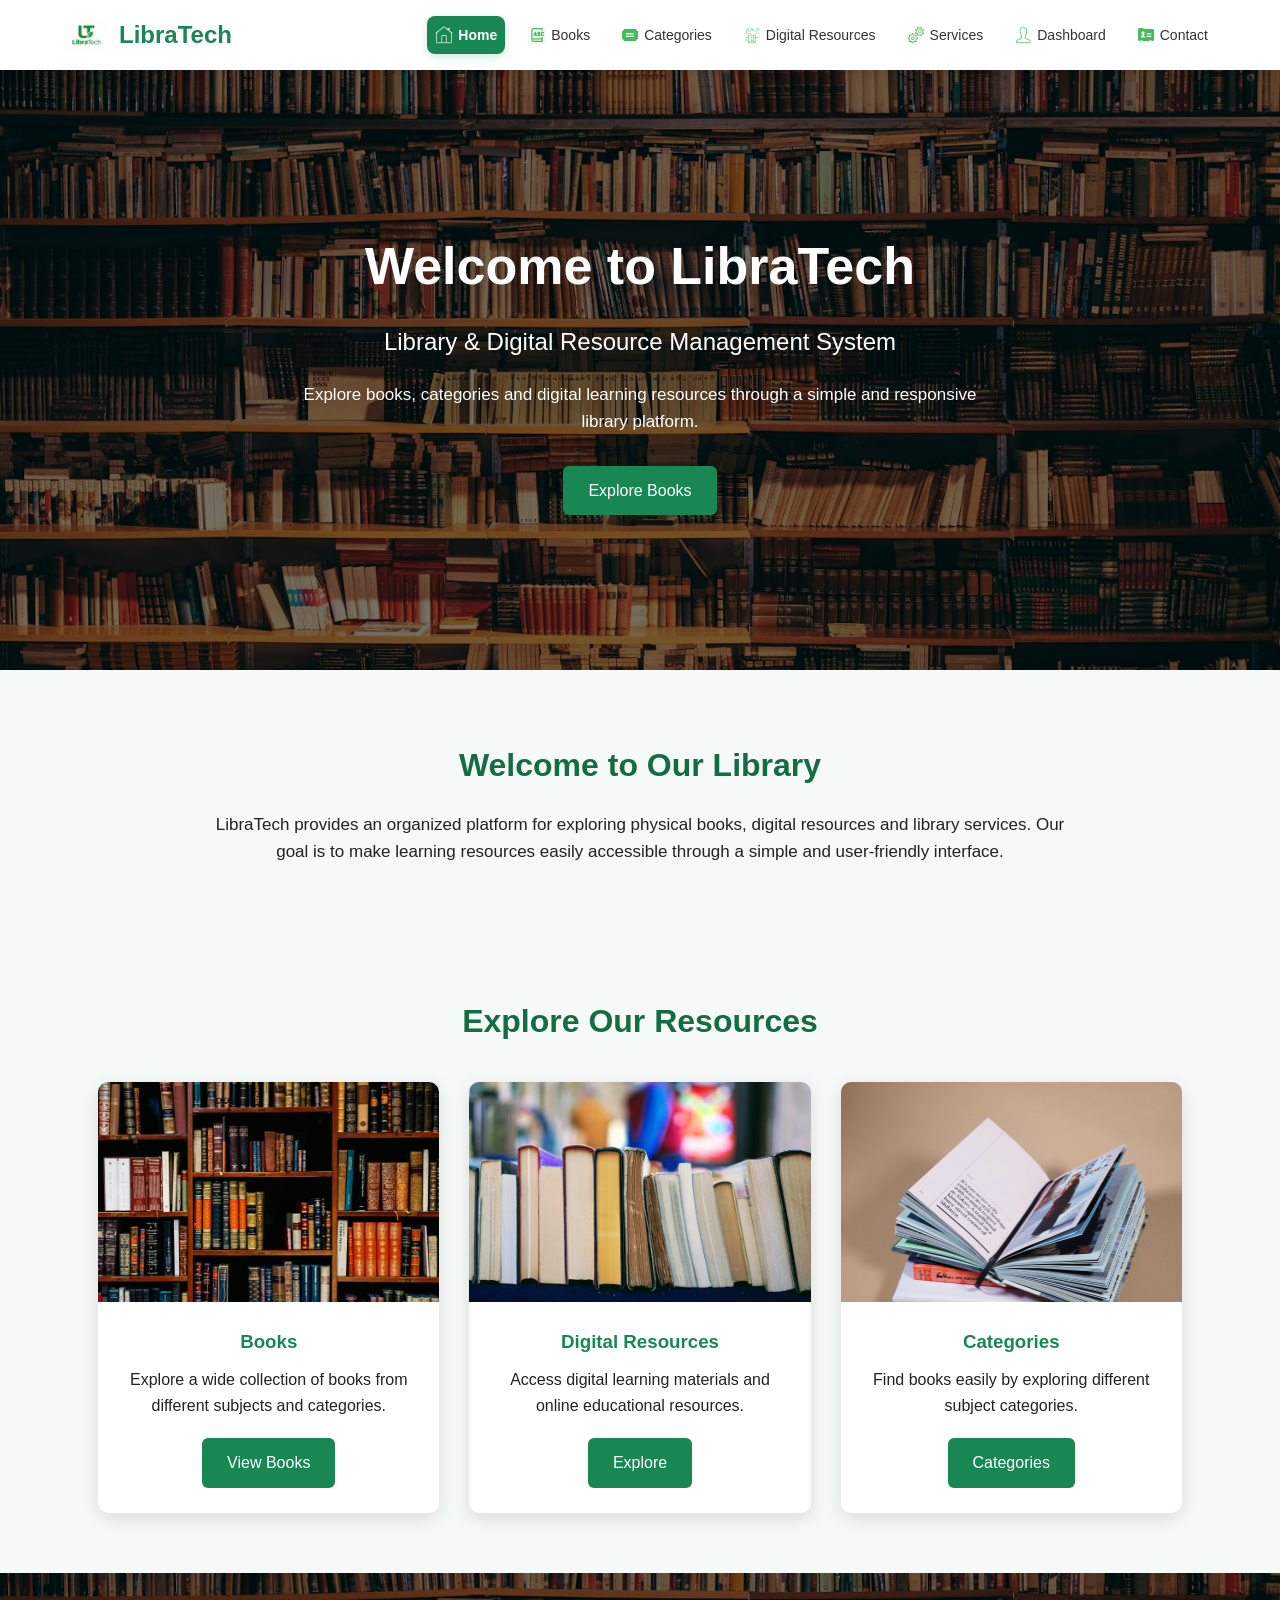
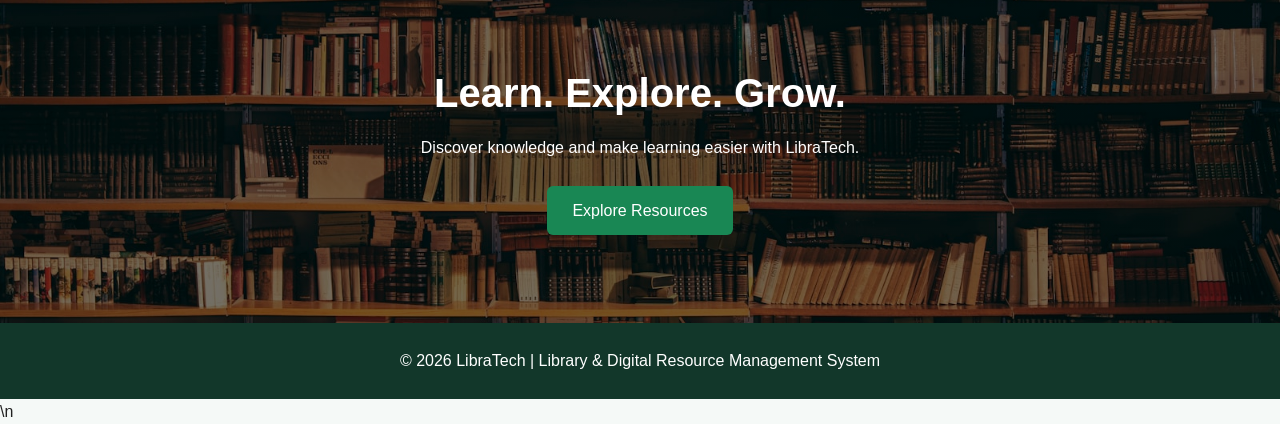
<file: index.html>
<!DOCTYPE html>
<html lang="en">
<head>
    <meta charset="UTF-8">
    <meta name="viewport" content="width=device-width, initial-scale=1.0">
    <title>LibraTech - Home</title>

    <link rel="stylesheet" href="css/style.css">
    <link rel="stylesheet" href="css/navbar.css">
    <link rel="stylesheet" href="css/responsive.css">
</head>

<body>

<header class="navbar">

    <div class="logo">
        <img src="images/logo.png" alt="LibraTech Logo">
        <span>LibraTech</span>
    </div>

    <nav>
        <a href="index.html">
            <img src="assets/icons/home.png" alt=""> Home
        </a>

        <a href="pages/books.html">
            <img src="assets/icons/book.png" alt=""> Books
        </a>

        <a href="pages/categories.html">
            <img src="assets/icons/category.png" alt=""> Categories
        </a>

        <a href="pages/digital-resources.html">
            <img src="assets/icons/digital.png" alt=""> Digital Resources
        </a>

        <a href="pages/services.html">
            <img src="assets/icons/service.png" alt=""> Services
        </a>

        <a href="pages/dashboard.html">
            <img src="assets/icons/user.png" alt=""> Dashboard
        </a>

        <a href="pages/contact.html">
            <img src="assets/icons/contact.png" alt=""> Contact
        </a>
    </nav>

</header>

<section class="hero">

    <div class="hero-content">

        <h1>Welcome to LibraTech</h1>

        <p>
            Library & Digital Resource Management System
        </p>

        <p class="hero-text">
            Explore books, categories and digital learning resources
            through a simple and responsive library platform.
        </p>

        <a href="pages/books.html" class="btn">
            Explore Books
        </a>

    </div>

</section>

<section class="welcome">

    <h2>Welcome to Our Library</h2>

    <p>
        LibraTech provides an organized platform for exploring
        physical books, digital resources and library services.
        Our goal is to make learning resources easily accessible
        through a simple and user-friendly interface.
    </p>

</section>

<section class="features">

    <h2>Explore Our Resources</h2>

    <div class="feature-container">

        <div class="feature-card">
            <img src="images/books/book1.jpg" alt="Books">
            <h3>Books</h3>
            <p>
                Explore a wide collection of books from different
                subjects and categories.
            </p>
            <a href="pages/books.html" class="btn">View Books</a>
        </div>

        <div class="feature-card">
            <img src="images/banners/digital-library.jpg" alt="Digital Resources">
            <h3>Digital Resources</h3>
            <p>
                Access digital learning materials and online
                educational resources.
            </p>
            <a href="pages/digital-resources.html" class="btn">
                Explore
            </a>
        </div>

        <div class="feature-card">
            <img src="images/books/book3.jpg" alt="Categories">
            <h3>Categories</h3>
            <p>
                Find books easily by exploring different
                subject categories.
            </p>
            <a href="pages/categories.html" class="btn">
                Categories
            </a>
        </div>

    </div>

</section>

<section class="library-banner">

    <div>
        <h2>Learn. Explore. Grow.</h2>

        <p>
            Discover knowledge and make learning easier with LibraTech.
        </p>

        <a href="pages/digital-resources.html" class="btn">
            Explore Resources
        </a>
    </div>

</section>

<footer>

    <p>
        © 2026 LibraTech | Library & Digital Resource Management System
    </p>

</footer>
<script src="js/index.js" defer></script>

    <script src="js/navbar.js" defer></script>\n</body>

</html>
</file>
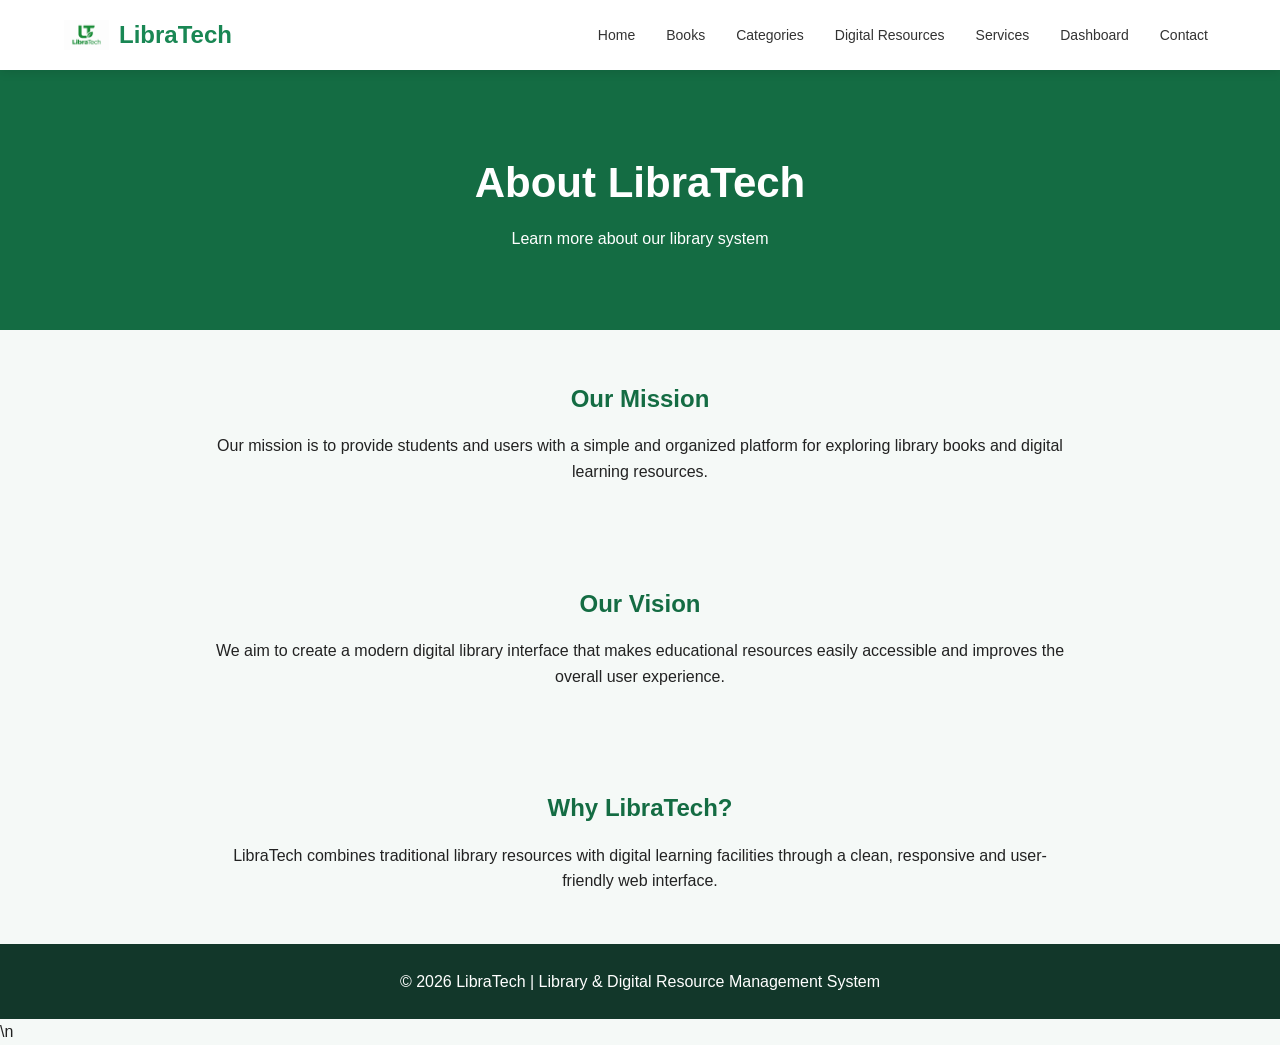
<file: pages/about.html>
<!DOCTYPE html>
<html lang="en">
<head>
    <meta charset="UTF-8">
    <meta name="viewport" content="width=device-width, initial-scale=1.0">

    <title>LibraTech - About</title>

    <link rel="stylesheet" href="../css/style.css">
    <link rel="stylesheet" href="../css/navbar.css">
    <link rel="stylesheet" href="../css/form.css">
    <link rel="stylesheet" href="../css/responsive.css">
</head>

<body>

<header class="navbar">

    <div class="logo">
        <img src="../images/logo.png" alt="LibraTech Logo">
        <span>LibraTech</span>
    </div>

    <nav>
        <a href="../index.html">Home</a>
        <a href="books.html">Books</a>
        <a href="categories.html">Categories</a>
        <a href="digital-resources.html">Digital Resources</a>
        <a href="services.html">Services</a>
        <a href="dashboard.html">Dashboard</a>
        <a href="contact.html">Contact</a>
    </nav>

</header>

<section class="page-title">
    <h1>About LibraTech</h1>
    <p>Learn more about our library system</p>
</section>

<section class="content-section">

    <h2>Our Mission</h2>

    <p>
        Our mission is to provide students and users with a simple
        and organized platform for exploring library books and
        digital learning resources.
    </p>

</section>

<section class="content-section">

    <h2>Our Vision</h2>

    <p>
        We aim to create a modern digital library interface that
        makes educational resources easily accessible and improves
        the overall user experience.
    </p>

</section>

<section class="content-section">

    <h2>Why LibraTech?</h2>

    <p>
        LibraTech combines traditional library resources with
        digital learning facilities through a clean, responsive
        and user-friendly web interface.
    </p>

</section>

<footer>
    <p>© 2026 LibraTech | Library & Digital Resource Management System</p>
</footer>

<script src="../js/about.js" defer></script>


    <script src="../js/navbar.js" defer></script>\n</body>
</html>
</file>
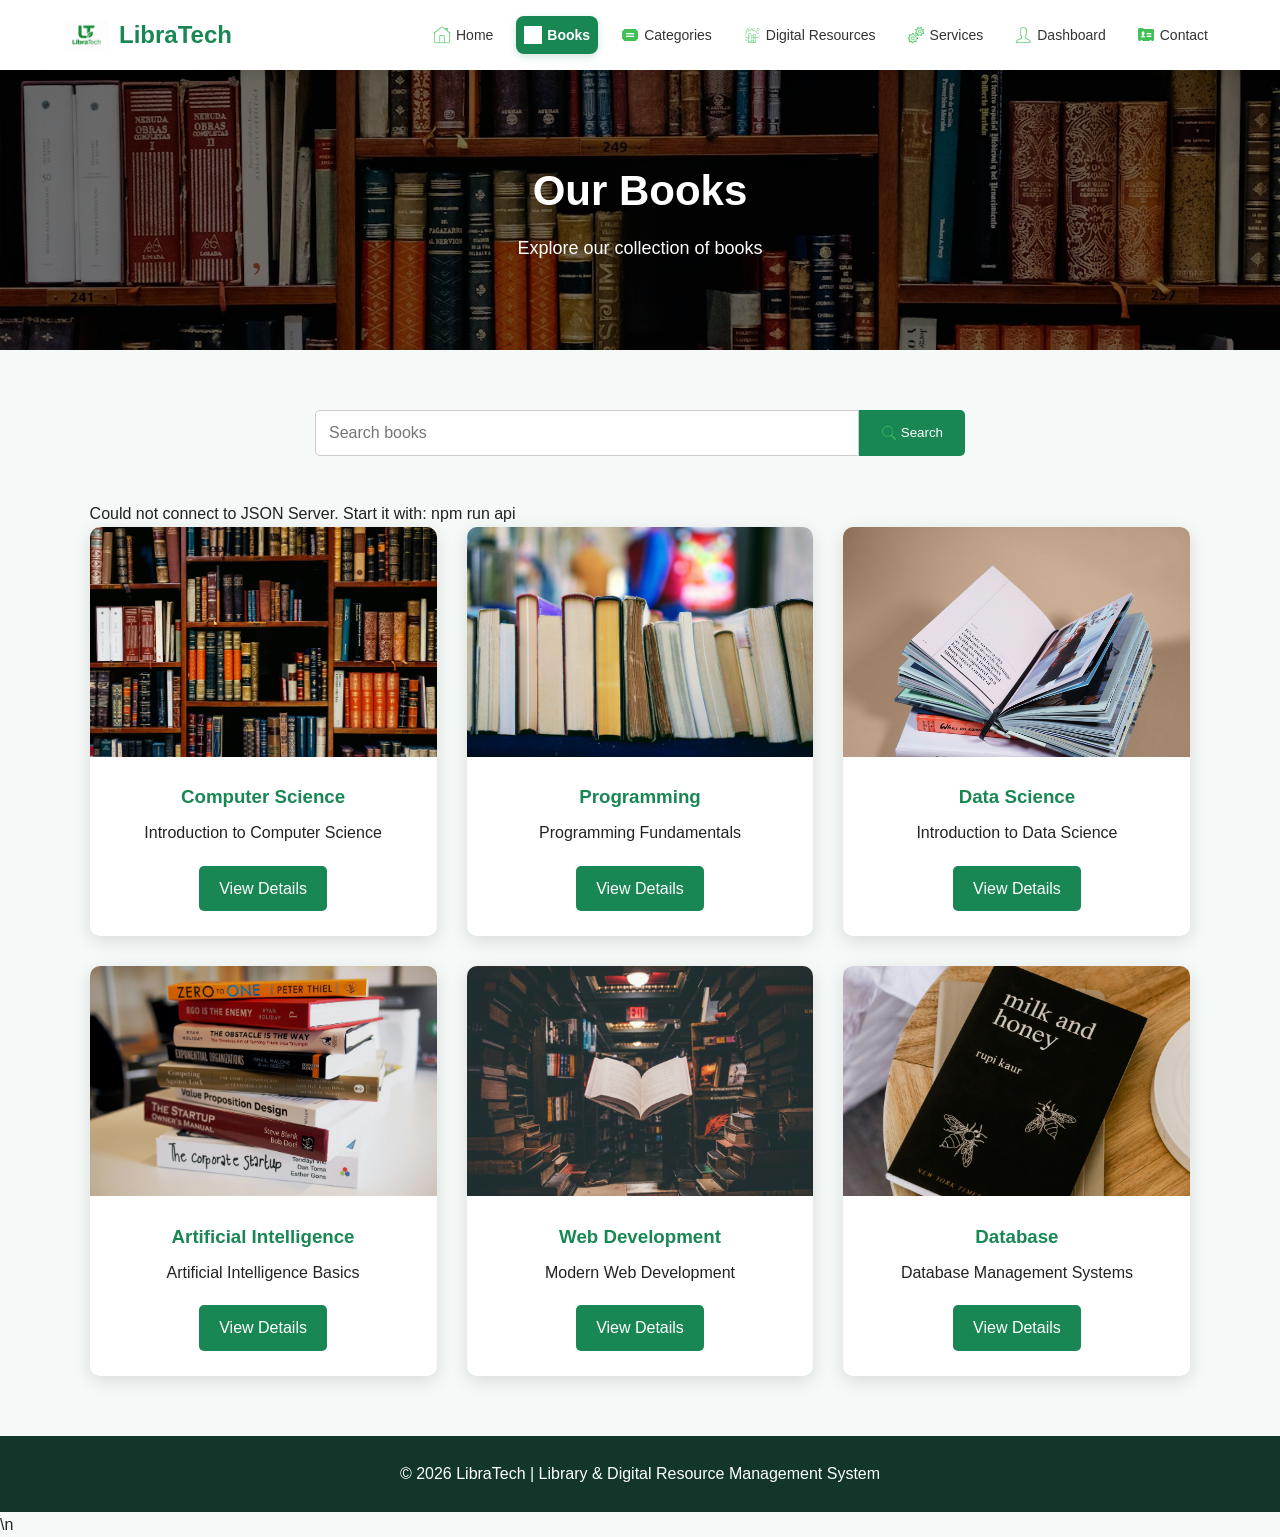
<file: pages/books.html>
<!DOCTYPE html>
<html lang="en">
<head>
    <meta charset="UTF-8">
    <meta name="viewport" content="width=device-width, initial-scale=1.0">
    <title>LibraTech - Books</title>

    <link rel="stylesheet" href="../css/style.css">
    <link rel="stylesheet" href="../css/navbar.css">
    <link rel="stylesheet" href="../css/cards.css">
    <link rel="stylesheet" href="../css/responsive.css">
</head>

<body>

<header class="navbar">

    <div class="logo">
        <img src="../images/logo.png" alt="LibraTech Logo">
        <span>LibraTech</span>
    </div>

    <nav>
        <a href="../index.html">
            <img src="../assets/icons/home.png" alt=""> Home
        </a>

        <a href="books.html">
            <img src="../assets/icons/book.png" alt=""> Books
        </a>

        <a href="categories.html">
            <img src="../assets/icons/category.png" alt=""> Categories
        </a>

        <a href="digital-resources.html">
            <img src="../assets/icons/digital.png" alt=""> Digital Resources
        </a>

        <a href="services.html">
            <img src="../assets/icons/service.png" alt=""> Services
        </a>

        <a href="dashboard.html">
            <img src="../assets/icons/user.png" alt=""> Dashboard
        </a>

        <a href="contact.html">
            <img src="../assets/icons/contact.png" alt=""> Contact
        </a>
    </nav>

</header>

<section class="page-banner books-banner">
    <h1>Our Books</h1>
    <p>Explore our collection of books</p>
</section>

<section class="books-section">

    <div class="search-box">
        <input type="text" placeholder="Search books">
        <button>
            <img src="../assets/icons/search.png" alt="">
            Search
        </button>
    </div>

    <div class="cards-container">

        <div class="book-card">
            <img src="../images/books/book1.jpg" alt="Book 1">
            <h3>Computer Science</h3>
            <p>Introduction to Computer Science</p>
            <a href="https://ncert.nic.in/textbook/pdf/kecs1ps.pdf" class="card-btn">View Details</a>
        </div>

        <div class="book-card">
            <img src="../images/books/book2.jpg" alt="Book 2">
            <h3>Programming</h3>
            <p>Programming Fundamentals</p>
            <a href="https://www.geeksforgeeks.org/dsa/programming/" class="card-btn">View Details</a>
        </div>

        <div class="book-card">
            <img src="../images/books/book3.jpg" alt="Book 3">
            <h3>Data Science</h3>
            <p>Introduction to Data Science</p>
            <a href="https://www.geeksforgeeks.org/data-science/data-science-for-beginners/" class="card-btn">View Details</a>
        </div>

        <div class="book-card">
            <img src="../images/books/book4.jpg" alt="Book 4">
            <h3>Artificial Intelligence</h3>
            <p>Artificial Intelligence Basics</p>
            <a href="https://www.geeksforgeeks.org/artificial-intelligence/artificial-intelligence/" class="card-btn">View Details</a>
        </div>

        <div class="book-card">
            <img src="../images/books/book5.jpg" alt="Book 5">
            <h3>Web Development</h3>
            <p>Modern Web Development</p>
            <a href="https://www.geeksforgeeks.org/web-tech/web-technology/" class="card-btn">View Details</a>
        </div>

        <div class="book-card">
            <img src="../images/books/book6.jpg" alt="Book 6">
            <h3>Database</h3>
            <p>Database Management Systems</p>
            <a href="https://www.geeksforgeeks.org/dbms/dbms/" class="card-btn">View Details</a>
        </div>

    </div>

</section>

<footer>
    <p>© 2026 LibraTech | Library & Digital Resource Management System</p>
</footer>

<script src="../js/books.js" defer></script>


    <script src="../js/navbar.js" defer></script>\n</body>
</html>
</file>
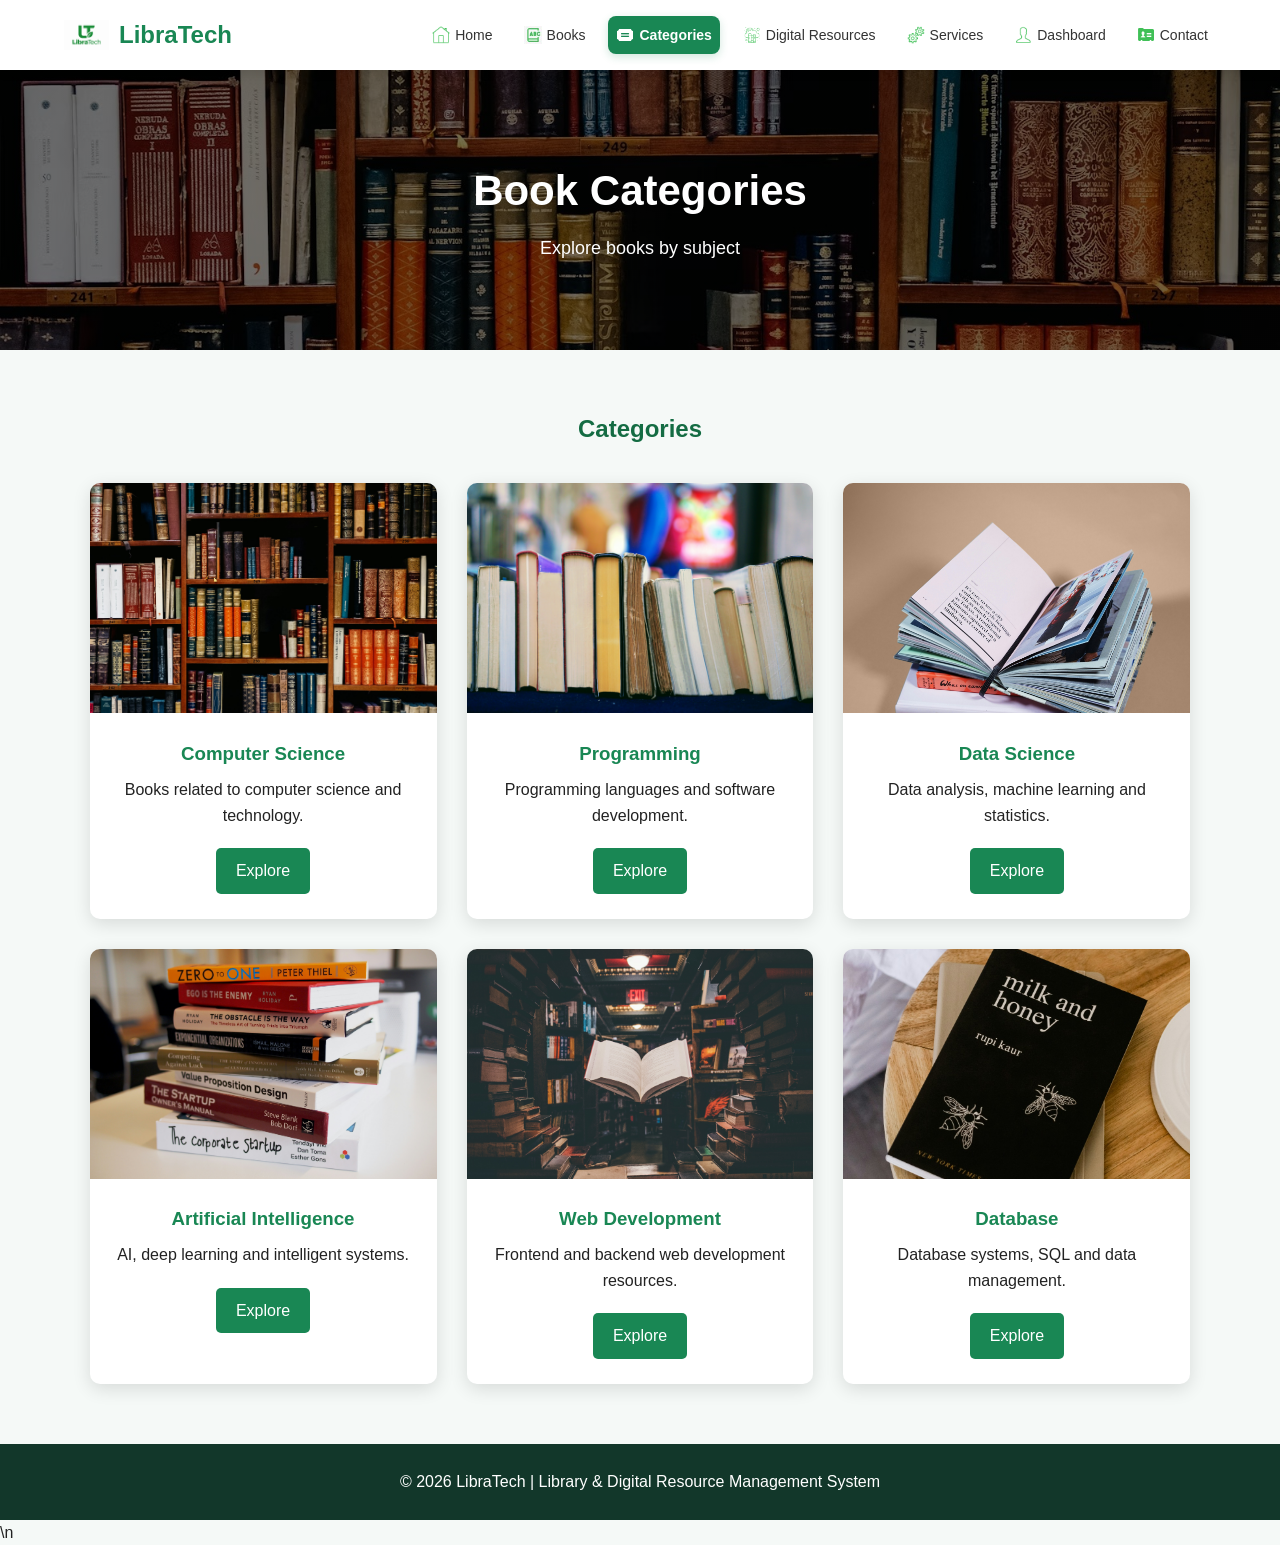
<file: pages/categories.html>
<!DOCTYPE html>
<html lang="en">
<head>
    <meta charset="UTF-8">
    <meta name="viewport" content="width=device-width, initial-scale=1.0">

    <title>LibraTech - Categories</title>

    <link rel="stylesheet" href="../css/style.css">
    <link rel="stylesheet" href="../css/navbar.css">
    <link rel="stylesheet" href="../css/cards.css">
    <link rel="stylesheet" href="../css/responsive.css">
</head>

<body>

<header class="navbar">

    <div class="logo">
        <img src="../images/logo.png" alt="LibraTech Logo">
        <span>LibraTech</span>
    </div>

    <nav>
        <a href="../index.html">
            <img src="../assets/icons/home.png" alt=""> Home
        </a>

        <a href="books.html">
            <img src="../assets/icons/book.png" alt=""> Books
        </a>

        <a href="categories.html">
            <img src="../assets/icons/category.png" alt=""> Categories
        </a>

        <a href="digital-resources.html">
            <img src="../assets/icons/digital.png" alt=""> Digital Resources
        </a>

        <a href="services.html">
            <img src="../assets/icons/service.png" alt=""> Services
        </a>

        <a href="dashboard.html">
            <img src="../assets/icons/user.png" alt=""> Dashboard
        </a>

        <a href="contact.html">
            <img src="../assets/icons/contact.png" alt=""> Contact
        </a>
    </nav>

</header>

<section class="page-banner">
    <h1>Book Categories</h1>
    <p>Explore books by subject</p>
</section>

<section class="category-section">

    <h2>Categories</h2>

    <div class="cards-container">

        <div class="category-card">
            <img src="../images/books/book1.jpg" alt="">
            <h3>Computer Science</h3>
            <p>Books related to computer science and technology.</p>
            <a href="books.html" class="card-btn">Explore</a>
        </div>

        <div class="category-card">
            <img src="../images/books/book2.jpg" alt="">
            <h3>Programming</h3>
            <p>Programming languages and software development.</p>
            <a href="books.html" class="card-btn">Explore</a>
        </div>

        <div class="category-card">
            <img src="../images/books/book3.jpg" alt="">
            <h3>Data Science</h3>
            <p>Data analysis, machine learning and statistics.</p>
            <a href="books.html" class="card-btn">Explore</a>
        </div>

        <div class="category-card">
            <img src="../images/books/book4.jpg" alt="">
            <h3>Artificial Intelligence</h3>
            <p>AI, deep learning and intelligent systems.</p>
            <a href="books.html" class="card-btn">Explore</a>
        </div>

        <div class="category-card">
            <img src="../images/books/book5.jpg" alt="">
            <h3>Web Development</h3>
            <p>Frontend and backend web development resources.</p>
            <a href="books.html" class="card-btn">Explore</a>
        </div>

        <div class="category-card">
            <img src="../images/books/book6.jpg" alt="">
            <h3>Database</h3>
            <p>Database systems, SQL and data management.</p>
            <a href="books.html" class="card-btn">Explore</a>
        </div>

    </div>

</section>

<footer>
    <p>© 2026 LibraTech | Library & Digital Resource Management System</p>
</footer>

<script src="../js/categories.js" defer></script>


    <script src="../js/navbar.js" defer></script>\n</body>
</html>
</file>
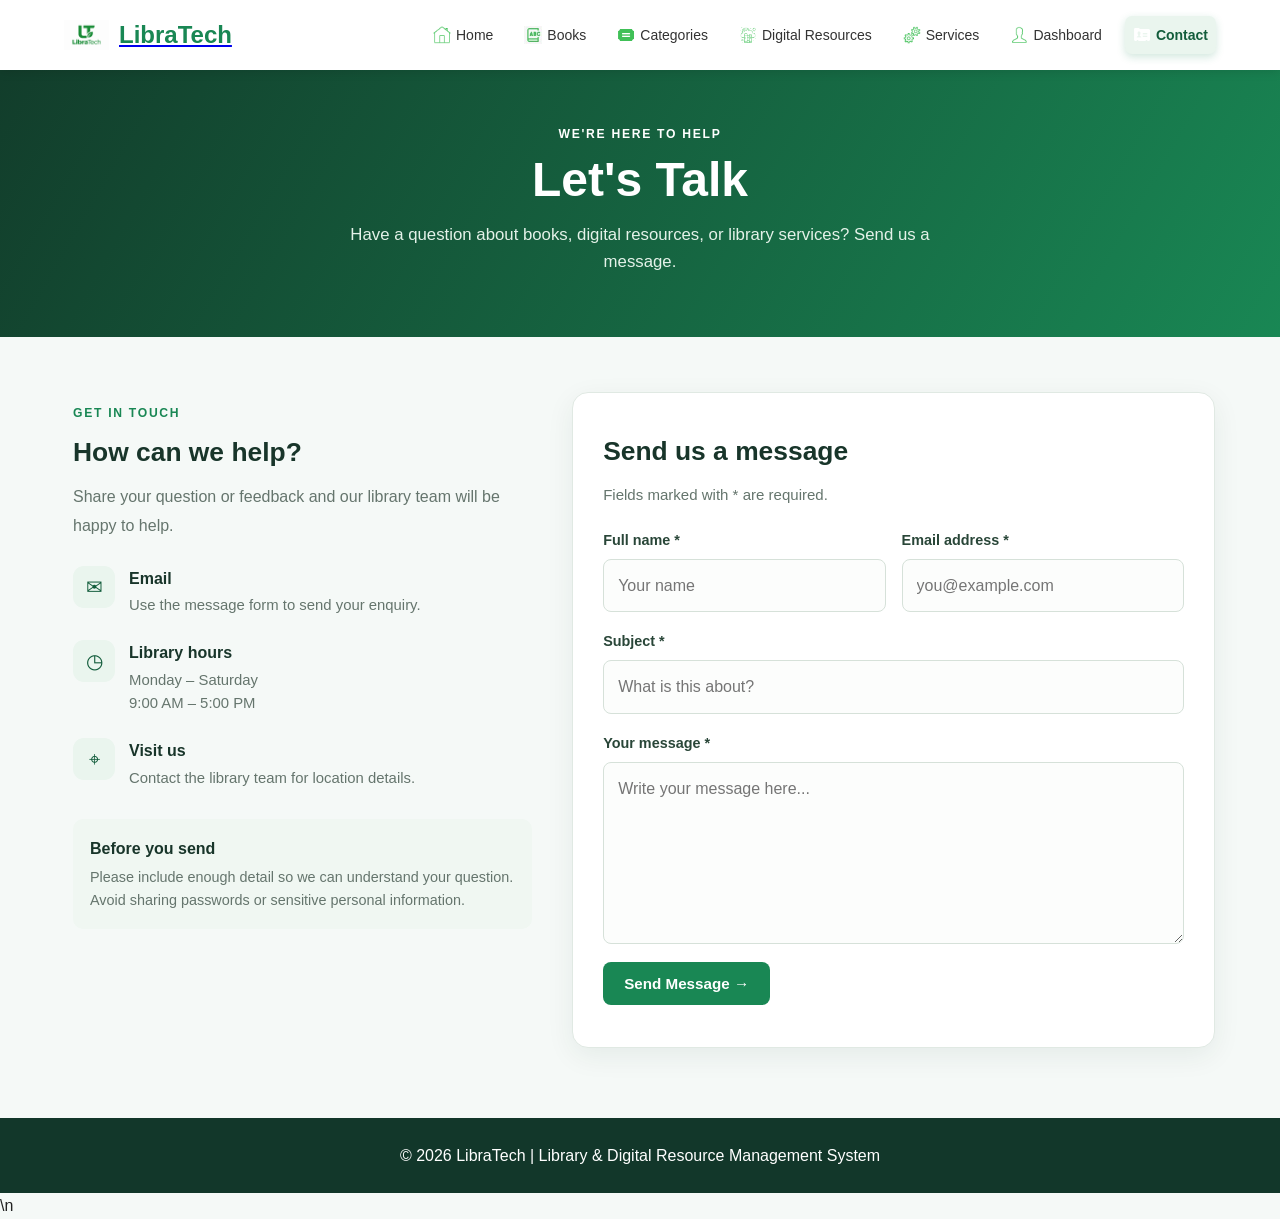
<file: pages/contact.html>
<!DOCTYPE html>
<html lang="en">
<head>
    <meta charset="UTF-8">
    <meta name="viewport" content="width=device-width, initial-scale=1.0">
    <title>LibraTech | Contact Us</title>
    <link rel="stylesheet" href="../css/style.css">
    <link rel="stylesheet" href="../css/navbar.css">
    <link rel="stylesheet" href="../css/form.css">
    <link rel="stylesheet" href="../css/responsive.css">
</head>
<body>
<header class="navbar">
    <a class="logo" href="../index.html"><img src="../images/logo.png" alt="LibraTech logo"><span>LibraTech</span></a>
    <nav aria-label="Main navigation">
        <a href="../index.html"><img src="../assets/icons/home.png" alt="">Home</a>
        <a href="books.html"><img src="../assets/icons/book.png" alt="">Books</a>
        <a href="categories.html"><img src="../assets/icons/category.png" alt="">Categories</a>
        <a href="digital-resources.html"><img src="../assets/icons/digital.png" alt="">Digital Resources</a>
        <a href="services.html"><img src="../assets/icons/service.png" alt="">Services</a>
        <a href="dashboard.html"><img src="../assets/icons/user.png" alt="">Dashboard</a>
        <a class="active" href="contact.html" aria-current="page"><img src="../assets/icons/contact.png" alt="">Contact</a>
    </nav>
</header>
<main>
    <section class="contact-hero">
        <p class="eyebrow">WE'RE HERE TO HELP</p>
        <h1>Let's Talk</h1>
        <p>Have a question about books, digital resources, or library services? Send us a message.</p>
    </section>
    <section class="contact-layout">
        <aside class="contact-info">
            <p class="eyebrow">GET IN TOUCH</p>
            <h2>How can we help?</h2>
            <p class="contact-description">Share your question or feedback and our library team will be happy to help.</p>
            <div class="contact-detail"><span class="contact-icon">✉</span><div><strong>Email</strong><p>Use the message form to send your enquiry.</p></div></div>
            <div class="contact-detail"><span class="contact-icon">◷</span><div><strong>Library hours</strong><p>Monday – Saturday<br>9:00 AM – 5:00 PM</p></div></div>
            <div class="contact-detail"><span class="contact-icon">⌖</span><div><strong>Visit us</strong><p>Contact the library team for location details.</p></div></div>
            <div class="contact-note"><strong>Before you send</strong><p>Please include enough detail so we can understand your question. Avoid sharing passwords or sensitive personal information.</p></div>
        </aside>
        <section class="contact-form-card">
            <h2>Send us a message</h2>
            <p class="form-intro">Fields marked with * are required.</p>
            <form class="contact-form" action="#" method="post" onsubmit="event.preventDefault(); document.getElementById('form-status').textContent='This demo form is ready for a backend or email service to be connected.';">
                <div class="form-row">
                    <div class="form-field"><label for="name">Full name *</label><input type="text" id="name" name="name" placeholder="Your name" autocomplete="name" required></div>
                    <div class="form-field"><label for="email">Email address *</label><input type="email" id="email" name="email" placeholder="you@example.com" autocomplete="email" required></div>
                </div>
                <div class="form-field"><label for="subject">Subject *</label><input type="text" id="subject" name="subject" placeholder="What is this about?" required></div>
                <div class="form-field"><label for="message">Your message *</label><textarea id="message" name="message" rows="6" placeholder="Write your message here..." required></textarea></div>
                <button type="submit">Send Message <span aria-hidden="true">→</span></button>
                <p id="form-status" class="form-status" role="status" aria-live="polite"></p>
            </form>
        </section>
    </section>
</main>
<footer><p>© 2026 LibraTech | Library &amp; Digital Resource Management System</p></footer>
<script src="../js/contact.js" defer></script>
    <script src="../js/navbar.js" defer></script>\n</body>
</html>
</file>
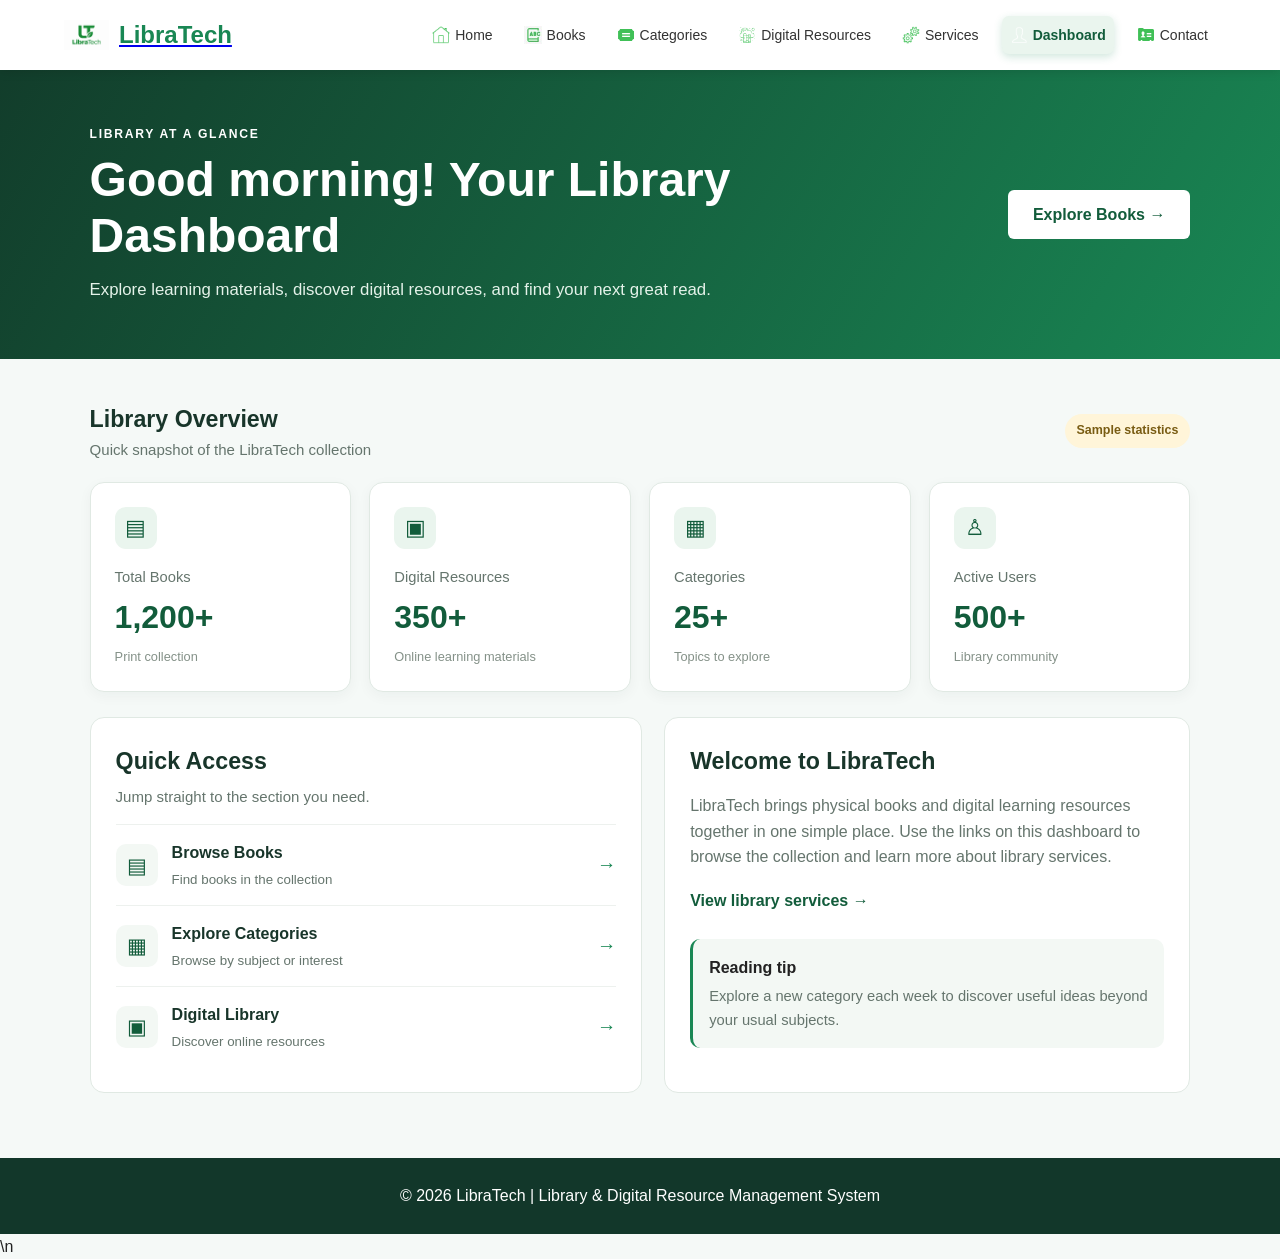
<file: pages/dashboard.html>
<!DOCTYPE html>
<html lang="en">
<head>
    <meta charset="UTF-8">
    <meta name="viewport" content="width=device-width, initial-scale=1.0">
    <title>LibraTech | Dashboard</title>
    <link rel="stylesheet" href="../css/style.css">
    <link rel="stylesheet" href="../css/navbar.css">
    <link rel="stylesheet" href="../css/form.css">
    <link rel="stylesheet" href="../css/responsive.css">
</head>
<body>
<header class="navbar">
    <a class="logo" href="../index.html"><img src="../images/logo.png" alt="LibraTech logo"><span>LibraTech</span></a>
    <nav aria-label="Main navigation">
        <a href="../index.html"><img src="../assets/icons/home.png" alt="">Home</a>
        <a href="books.html"><img src="../assets/icons/book.png" alt="">Books</a>
        <a href="categories.html"><img src="../assets/icons/category.png" alt="">Categories</a>
        <a href="digital-resources.html"><img src="../assets/icons/digital.png" alt="">Digital Resources</a>
        <a href="services.html"><img src="../assets/icons/service.png" alt="">Services</a>
        <a class="active" href="dashboard.html" aria-current="page"><img src="../assets/icons/user.png" alt="">Dashboard</a>
        <a href="contact.html"><img src="../assets/icons/contact.png" alt="">Contact</a>
    </nav>
</header>
<main>
    <section class="dashboard-hero">
        <div>
            <p class="eyebrow">LIBRARY AT A GLANCE</p>
            <h1>Your Library Dashboard</h1>
            <p>Explore learning materials, discover digital resources, and find your next great read.</p>
        </div>
        <a class="btn" href="books.html">Explore Books <span aria-hidden="true">→</span></a>
    </section>

    <section class="dashboard-wrap" aria-label="Library statistics">
        <div class="dashboard-heading">
            <div><h2>Library Overview</h2><p>Quick snapshot of the LibraTech collection</p></div>
            <span class="demo-note">Sample statistics</span>
        </div>
        <div class="dashboard">
            <article class="dashboard-card"><div class="stat-icon">▤</div><p class="stat-label">Total Books</p><h3>1,200+</h3><p class="stat-detail">Print collection</p></article>
            <article class="dashboard-card"><div class="stat-icon">▣</div><p class="stat-label">Digital Resources</p><h3>350+</h3><p class="stat-detail">Online learning materials</p></article>
            <article class="dashboard-card"><div class="stat-icon">▦</div><p class="stat-label">Categories</p><h3>25+</h3><p class="stat-detail">Topics to explore</p></article>
            <article class="dashboard-card"><div class="stat-icon">♙</div><p class="stat-label">Active Users</p><h3>500+</h3><p class="stat-detail">Library community</p></article>
        </div>

        <div class="dashboard-lower">
            <section class="dashboard-panel">
                <h2>Quick Access</h2><p class="panel-intro">Jump straight to the section you need.</p>
                <a class="quick-link" href="books.html"><span class="quick-symbol">▤</span><span><strong>Browse Books</strong><small>Find books in the collection</small></span><span class="arrow">→</span></a>
                <a class="quick-link" href="categories.html"><span class="quick-symbol">▦</span><span><strong>Explore Categories</strong><small>Browse by subject or interest</small></span><span class="arrow">→</span></a>
                <a class="quick-link" href="digital-resources.html"><span class="quick-symbol">▣</span><span><strong>Digital Library</strong><small>Discover online resources</small></span><span class="arrow">→</span></a>
            </section>
            <section class="dashboard-panel overview-panel">
                <h2>Welcome to LibraTech</h2>
                <p>LibraTech brings physical books and digital learning resources together in one simple place. Use the links on this dashboard to browse the collection and learn more about library services.</p>
                <a class="text-link" href="services.html">View library services <span aria-hidden="true">→</span></a>
                <div class="dashboard-tip"><strong>Reading tip</strong><p>Explore a new category each week to discover useful ideas beyond your usual subjects.</p></div>
            </section>
        </div>
    </section>
</main>
<footer><p>© 2026 LibraTech | Library &amp; Digital Resource Management System</p></footer>
<script src="../js/dashboard.js" defer></script>
    <script src="../js/navbar.js" defer></script>\n</body>
</html>
</file>
<file: css/style.css>
* {
    margin: 0;
    padding: 0;
    box-sizing: border-box;
}

body {
    font-family: Arial, sans-serif;
    line-height: 1.6;
    background: #f5f9f7;
    color: #222;
}

.hero {
    min-height: 600px;
    background-image:
        linear-gradient(
            rgba(0, 0, 0, 0.55),
            rgba(0, 0, 0, 0.55)
        ),
        url("../images/banners/library-banner.jpg");

    background-size: cover;
    background-position: center;

    display: flex;
    justify-content: center;
    align-items: center;

    text-align: center;
    color: white;
}

.hero-content {
    max-width: 750px;
    padding: 30px;
}

.hero h1 {
    font-size: 52px;
    margin-bottom: 15px;
}

.hero p {
    font-size: 24px;
}

.hero .hero-text {
    font-size: 17px;
    margin: 20px 0 30px;
}

.btn {
    display: inline-block;
    padding: 12px 25px;
    background: #198754;
    color: white;
    text-decoration: none;
    border-radius: 6px;
    transition: 0.3s;
}

.btn:hover {
    background: #146c43;
    transform: translateY(-2px);
}

.welcome {
    text-align: center;
    max-width: 900px;
    margin: auto;
    padding: 70px 20px;
}

.welcome h2,
.features h2 {
    color: #146c43;
    margin-bottom: 20px;
    font-size: 32px;
}

.welcome p {
    font-size: 17px;
}

.features {
    padding: 60px 7%;
    text-align: center;
}

.feature-container {
    display: flex;
    gap: 30px;
    justify-content: center;
    margin-top: 35px;
}

.feature-card {
    width: 31%;
    background: white;
    border-radius: 10px;
    overflow: hidden;
    box-shadow: 0 5px 18px rgba(0,0,0,0.12);
    padding-bottom: 25px;
    transition: 0.3s;
}

.feature-card:hover {
    transform: translateY(-8px);
}

.feature-card img {
    width: 100%;
    height: 220px;
    object-fit: cover;
}

.feature-card h3 {
    color: #198754;
    margin: 18px 0 10px;
}

.feature-card p {
    padding: 0 20px;
    margin-bottom: 20px;
}

.library-banner {
    min-height: 350px;

    background-image:
        linear-gradient(
            rgba(0, 0, 0, 0.55),
            rgba(0, 0, 0, 0.55)
        ),
        url("../images/banners/library-banner.jpg");

    background-size: cover;
    background-position: center;

    display: flex;
    align-items: center;
    justify-content: center;

    text-align: center;
    color: white;
}

.library-banner h2 {
    font-size: 40px;
    margin-bottom: 10px;
}

.library-banner p {
    margin-bottom: 25px;
}

footer {
    background: #12372a;
    color: white;
    text-align: center;
    padding: 25px;
}
.section-highlighted {
    background-color: #f0f8f1;
    border-left: 4px solid #2e7d32;
    padding: 15px;
    border-radius: 8px;
}
</file>
<file: css/navbar.css>
.navbar {
    min-height: 70px;
    background: white;
    display: flex;
    align-items: center;
    justify-content: space-between;
    padding: 10px 5%;
    box-shadow: 0 2px 10px rgba(0,0,0,0.1);
}

.logo {
    display: flex;
    align-items: center;
    gap: 10px;
}

.logo img {
    width: 45px;
    height: 45px;
    object-fit: contain;
}

.logo span {
    font-size: 24px;
    font-weight: bold;
    color: #198754;
}

.navbar nav {
    display: flex;
    align-items: center;
    gap: 15px;
}

.navbar nav a {
    display: flex;
    align-items: center;
    gap: 5px;
    text-decoration: none;
    color: #333;
    font-size: 14px;
    padding: 8px;
    transition: 0.3s;
}

.navbar nav a:hover {
    color: #198754;
}

.navbar nav img {
    width: 18px;
    height: 18px;
    object-fit: contain;
}

/* Sticky site header */
.navbar {
    position: sticky;
    top: 0;
    z-index: 1000;
    width: 100%;
    box-sizing: border-box;
    background: rgba(255, 255, 255, 0.97);
    backdrop-filter: blur(12px);
}

/* Active page and clicked navigation item */
.navbar nav a.active,
.navbar nav a[aria-current="page"] {
    color: #fff;
    background: #198754;
    border-radius: 8px;
    font-weight: 600;
    box-shadow: 0 3px 9px rgba(25, 135, 84, 0.2);
}

.navbar nav a.active img,
.navbar nav a[aria-current="page"] img {
    filter: brightness(0) invert(1);
}

.navbar nav a:focus-visible {
    outline: 3px solid #a3d9b8;
    outline-offset: 3px;
}

.navbar nav a {
    border-radius: 8px;
    white-space: nowrap;
}
</file>
<file: css/responsive.css>
@media (max-width: 1000px) {

    .navbar {
        flex-direction: column;
        gap: 15px;
    }

    .navbar nav {
        flex-wrap: wrap;
        justify-content: center;
    }

    .feature-container {
        flex-wrap: wrap;
    }

    .feature-card {
        width: 45%;
    }
}

@media (max-width: 700px) {

    .hero {
        min-height: 500px;
    }

    .hero h1 {
        font-size: 38px;
    }

    .hero p {
        font-size: 20px;
    }

    .feature-container {
        flex-direction: column;
        align-items: center;
    }

    .feature-card {
        width: 90%;
    }

    .navbar nav {
        flex-direction: column;
    }

    .library-banner h2 {
        font-size: 30px;
    }
}
</file>
<file: css/form.css>
.page-title {
    min-height: 260px;
    background: #146c43;
    color: white;

    display: flex;
    flex-direction: column;
    justify-content: center;
    align-items: center;

    text-align: center;
}

.page-title h1 {
    font-size: 42px;
    margin-bottom: 10px;
}

.dashboard {
    padding: 60px 7%;

    display: grid;
    grid-template-columns: repeat(4, 1fr);
    gap: 25px;
}

.dashboard-card {
    background: white;
    padding: 35px 20px;
    text-align: center;
    border-radius: 10px;
    box-shadow: 0 5px 15px rgba(0,0,0,0.1);
}

.dashboard-card h2 {
    color: #198754;
    font-size: 35px;
}

.dashboard-card p {
    margin-top: 8px;
}

.content-section {
    max-width: 900px;
    margin: auto;
    padding: 50px 25px;
    text-align: center;
}

.content-section h2 {
    color: #146c43;
    margin-bottom: 15px;
}

.contact-section {
    max-width: 700px;
    margin: auto;
    padding: 60px 25px;
}

.contact-form {
    background: white;
    padding: 35px;
    border-radius: 10px;
    box-shadow: 0 5px 20px rgba(0,0,0,0.1);
}

.contact-form label {
    display: block;
    margin-bottom: 7px;
    font-weight: bold;
}

.contact-form input,
.contact-form textarea {
    width: 100%;
    padding: 12px;
    margin-bottom: 20px;
    border: 1px solid #ccc;
    border-radius: 5px;
    font-family: Arial, sans-serif;
}

.contact-form button {
    border: none;
    background: #198754;
    color: white;
    padding: 12px 25px;
    border-radius: 5px;
    cursor: pointer;
}

.contact-form button:hover {
    background: #146c43;
}

@media (max-width: 800px) {

    .dashboard {
        grid-template-columns: repeat(2, 1fr);
    }
}

@media (max-width: 500px) {

    .dashboard {
        grid-template-columns: 1fr;
    }
}
/* Dashboard and contact page refresh */
:root { --green: #198754; --green-dark: #125c3b; --ink: #18352a; --muted: #65756d; --line: #e0e9e3; --soft: #f3f8f4; }
.page-title { padding: 35px 20px; }
.navbar nav a.active { color: var(--green-dark); background: #eaf5ee; border-radius: 7px; font-weight: 700; }
.navbar nav a:focus-visible, .btn:focus-visible, button:focus-visible, input:focus-visible, textarea:focus-visible { outline: 3px solid #8bd4a9; outline-offset: 3px; }
.dashboard-hero { padding: 55px 7%; background: linear-gradient(120deg, #123d2b, #198754); color: white; display: flex; align-items: center; justify-content: space-between; gap: 30px; }
.dashboard-hero > div { max-width: 680px; }
.dashboard-hero h1, .contact-hero h1 { font-size: clamp(2rem, 4vw, 3rem); line-height: 1.15; margin: 8px 0 14px; }
.dashboard-hero p:not(.eyebrow) { color: #e4f2e9; font-size: 1.05rem; }
.eyebrow { font-size: .76rem; font-weight: 800; letter-spacing: .14em; }
.dashboard-hero .btn { background: white; color: var(--green-dark); white-space: nowrap; font-weight: 700; }
.dashboard-wrap { padding: 42px 7% 65px; max-width: 1500px; margin: auto; }
.dashboard-heading { display: flex; align-items: center; justify-content: space-between; gap: 20px; margin-bottom: 20px; }
.dashboard-heading h2, .dashboard-panel h2 { color: var(--ink); font-size: 1.45rem; }
.dashboard-heading p, .panel-intro, .form-intro { color: var(--muted); font-size: .94rem; }
.demo-note { background: #fff5d9; color: #795c13; border-radius: 20px; padding: 7px 12px; font-size: .78rem; font-weight: 700; }
.dashboard { padding: 0; display: grid; grid-template-columns: repeat(4, minmax(0, 1fr)); gap: 18px; }
.dashboard-card { text-align: left; padding: 24px; border: 1px solid var(--line); border-radius: 14px; box-shadow: 0 4px 14px rgba(18, 55, 42, .045); }
.stat-icon { width: 42px; height: 42px; display: grid; place-items: center; background: #eaf5ee; color: var(--green-dark); border-radius: 11px; font-size: 1.4rem; margin-bottom: 17px; }
.dashboard-card .stat-label { color: var(--muted); font-size: .92rem; margin: 0; }
.dashboard-card h3 { color: var(--green-dark); font-size: 2rem; margin: 3px 0; }
.dashboard-card .stat-detail { color: #849188; font-size: .8rem; margin: 0; }
.dashboard-lower { display: grid; grid-template-columns: 1.05fr 1fr; gap: 22px; margin-top: 25px; }
.dashboard-panel { background: white; border: 1px solid var(--line); border-radius: 14px; padding: 25px; }
.panel-intro { margin: 5px 0 15px; }
.quick-link { display: flex; align-items: center; gap: 14px; padding: 15px 0; border-top: 1px solid #edf1ee; text-decoration: none; color: var(--ink); }
.quick-link:hover strong, .text-link:hover { color: var(--green); }
.quick-symbol { width: 42px; height: 42px; flex: 0 0 42px; display: grid; place-items: center; border-radius: 10px; color: var(--green-dark); background: var(--soft); font-size: 1.3rem; }
.quick-link strong, .quick-link small { display: block; }
.quick-link small { color: var(--muted); margin-top: 3px; }
.quick-link .arrow { margin-left: auto; color: var(--green); font-size: 1.2rem; }
.overview-panel > p { color: var(--muted); margin: 13px 0 18px; }
.text-link { color: var(--green-dark); font-weight: 700; text-decoration: none; }
.dashboard-tip { margin-top: 25px; padding: 16px; border-radius: 10px; background: var(--soft); border-left: 3px solid var(--green); }
.dashboard-tip p { color: var(--muted); margin-top: 5px; font-size: .92rem; }
.contact-hero { padding: 55px 20px 62px; text-align: center; background: linear-gradient(120deg, #123d2b, #198754); color: white; }
.contact-hero > p:last-child { max-width: 650px; margin: 0 auto; color: #e4f2e9; font-size: 1.05rem; }
.contact-layout { max-width: 1200px; margin: 0 auto; padding: 55px 25px 70px; display: grid; grid-template-columns: .85fr 1.15fr; gap: 32px; align-items: start; }
.contact-info { padding: 12px 8px; }
.contact-info .eyebrow { color: var(--green); }
.contact-info h2, .contact-form-card h2 { color: var(--ink); font-size: 1.65rem; margin: 7px 0 10px; }
.contact-description { color: var(--muted); line-height: 1.8; margin-bottom: 25px; }
.contact-detail { display: flex; align-items: flex-start; gap: 14px; margin: 22px 0; }
.contact-icon { width: 42px; height: 42px; flex: 0 0 42px; display: grid; place-items: center; border-radius: 11px; background: #eaf5ee; color: var(--green-dark); font-size: 1.25rem; }
.contact-detail strong { color: var(--ink); }
.contact-detail p { color: var(--muted); font-size: .93rem; margin-top: 3px; line-height: 1.6; }
.contact-note { background: #f0f7f2; padding: 17px; border-radius: 10px; margin-top: 28px; color: var(--ink); }
.contact-note p { color: var(--muted); font-size: .9rem; margin-top: 5px; line-height: 1.6; }
.contact-form-card { background: white; padding: 30px; border: 1px solid var(--line); border-radius: 16px; box-shadow: 0 8px 28px rgba(18, 55, 42, .07); }
.form-intro { margin-bottom: 22px; }
.contact-form { padding: 0; box-shadow: none; border-radius: 0; background: transparent; }
.form-row { display: grid; grid-template-columns: 1fr 1fr; gap: 16px; }
.form-field { margin-bottom: 18px; }
.contact-form label { color: #294638; display: block; margin-bottom: 7px; font-size: .9rem; }
.contact-form input, .contact-form textarea { display: block; margin: 0; padding: 13px 14px; border: 1px solid #d6e1d9; background: #fcfdfc; border-radius: 8px; font: inherit; color: var(--ink); transition: border-color .2s, box-shadow .2s; }
.contact-form input:focus, .contact-form textarea:focus { border-color: var(--green); box-shadow: 0 0 0 3px rgba(25, 135, 84, .1); outline: none; }
.contact-form textarea { resize: vertical; min-height: 145px; }
.contact-form button { border: 0; background: var(--green); padding: 13px 21px; border-radius: 8px; font-size: .95rem; font-weight: 700; transition: background .2s; }
.contact-form button:hover { background: var(--green-dark); }
.form-status { color: var(--green-dark); font-size: .9rem; margin-top: 12px; }
@media (max-width: 900px) { .dashboard { grid-template-columns: repeat(2, minmax(0, 1fr)); } .dashboard-lower, .contact-layout { grid-template-columns: 1fr; } .contact-info { padding: 0; } }
@media (max-width: 600px) { .dashboard-hero { align-items: flex-start; flex-direction: column; padding: 38px 6%; } .dashboard-wrap { padding: 30px 5% 45px; } .dashboard-heading { align-items: flex-start; flex-direction: column; gap: 8px; } .dashboard { grid-template-columns: 1fr 1fr; gap: 12px; } .dashboard-card { padding: 17px; } .dashboard-card h3 { font-size: 1.6rem; } .dashboard-lower { gap: 15px; } .dashboard-panel { padding: 19px; } .contact-hero { padding: 42px 20px; } .contact-layout { padding: 35px 18px 45px; gap: 25px; } .contact-form-card { padding: 22px 18px; } .form-row { grid-template-columns: 1fr; gap: 0; } }
</file>
<file: css/cards.css>
.page-banner {
    min-height: 280px;

    background-image:
        linear-gradient(
            rgba(0, 0, 0, 0.55),
            rgba(0, 0, 0, 0.55)
        ),
        url("../images/banners/books-banner.jpg");

    background-size: cover;
    background-position: center;

    color: white;

    display: flex;
    flex-direction: column;
    align-items: center;
    justify-content: center;

    text-align: center;
}

.page-banner h1 {
    font-size: 42px;
    margin-bottom: 10px;
}

.page-banner p {
    font-size: 18px;
}

.books-section,
.category-section {
    padding: 60px 7%;
}

.search-box {
    display: flex;
    max-width: 650px;
    margin: 0 auto 45px;
}

.search-box input {
    flex: 1;
    padding: 13px;
    border: 1px solid #ccc;
    border-radius: 5px 0 0 5px;
    font-size: 16px;
}

.search-box button {
    padding: 13px 22px;
    border: none;
    background: #198754;
    color: white;
    cursor: pointer;
    border-radius: 0 5px 5px 0;
}

.search-box button img {
    width: 16px;
    vertical-align: middle;
}

.cards-container {
    display: grid;
    grid-template-columns: repeat(3, 1fr);
    gap: 30px;
}

.book-card,
.category-card {
    background: white;
    border-radius: 10px;
    overflow: hidden;
    box-shadow: 0 5px 18px rgba(0,0,0,0.12);
    text-align: center;
    padding-bottom: 25px;
    transition: 0.3s;
}

.book-card:hover,
.category-card:hover {
    transform: translateY(-8px);
}

.book-card img,
.category-card img {
    width: 100%;
    height: 230px;
    object-fit: cover;
}

.book-card h3,
.category-card h3 {
    color: #198754;
    margin: 18px 10px 8px;
}

.book-card p,
.category-card p {
    padding: 0 20px;
    margin-bottom: 20px;
}

.card-btn {
    display: inline-block;
    background: #198754;
    color: white;
    text-decoration: none;
    padding: 10px 20px;
    border-radius: 5px;
}

.card-btn:hover {
    background: #146c43;
}

.category-section h2 {
    text-align: center;
    color: #146c43;
    margin-bottom: 35px;
}
.digital-section img {
    width: 35%;
    height: 300px;
    object-fit: cover;
    display: block;
    margin: 20px auto;
    border-radius: 10px;
}
</file>
